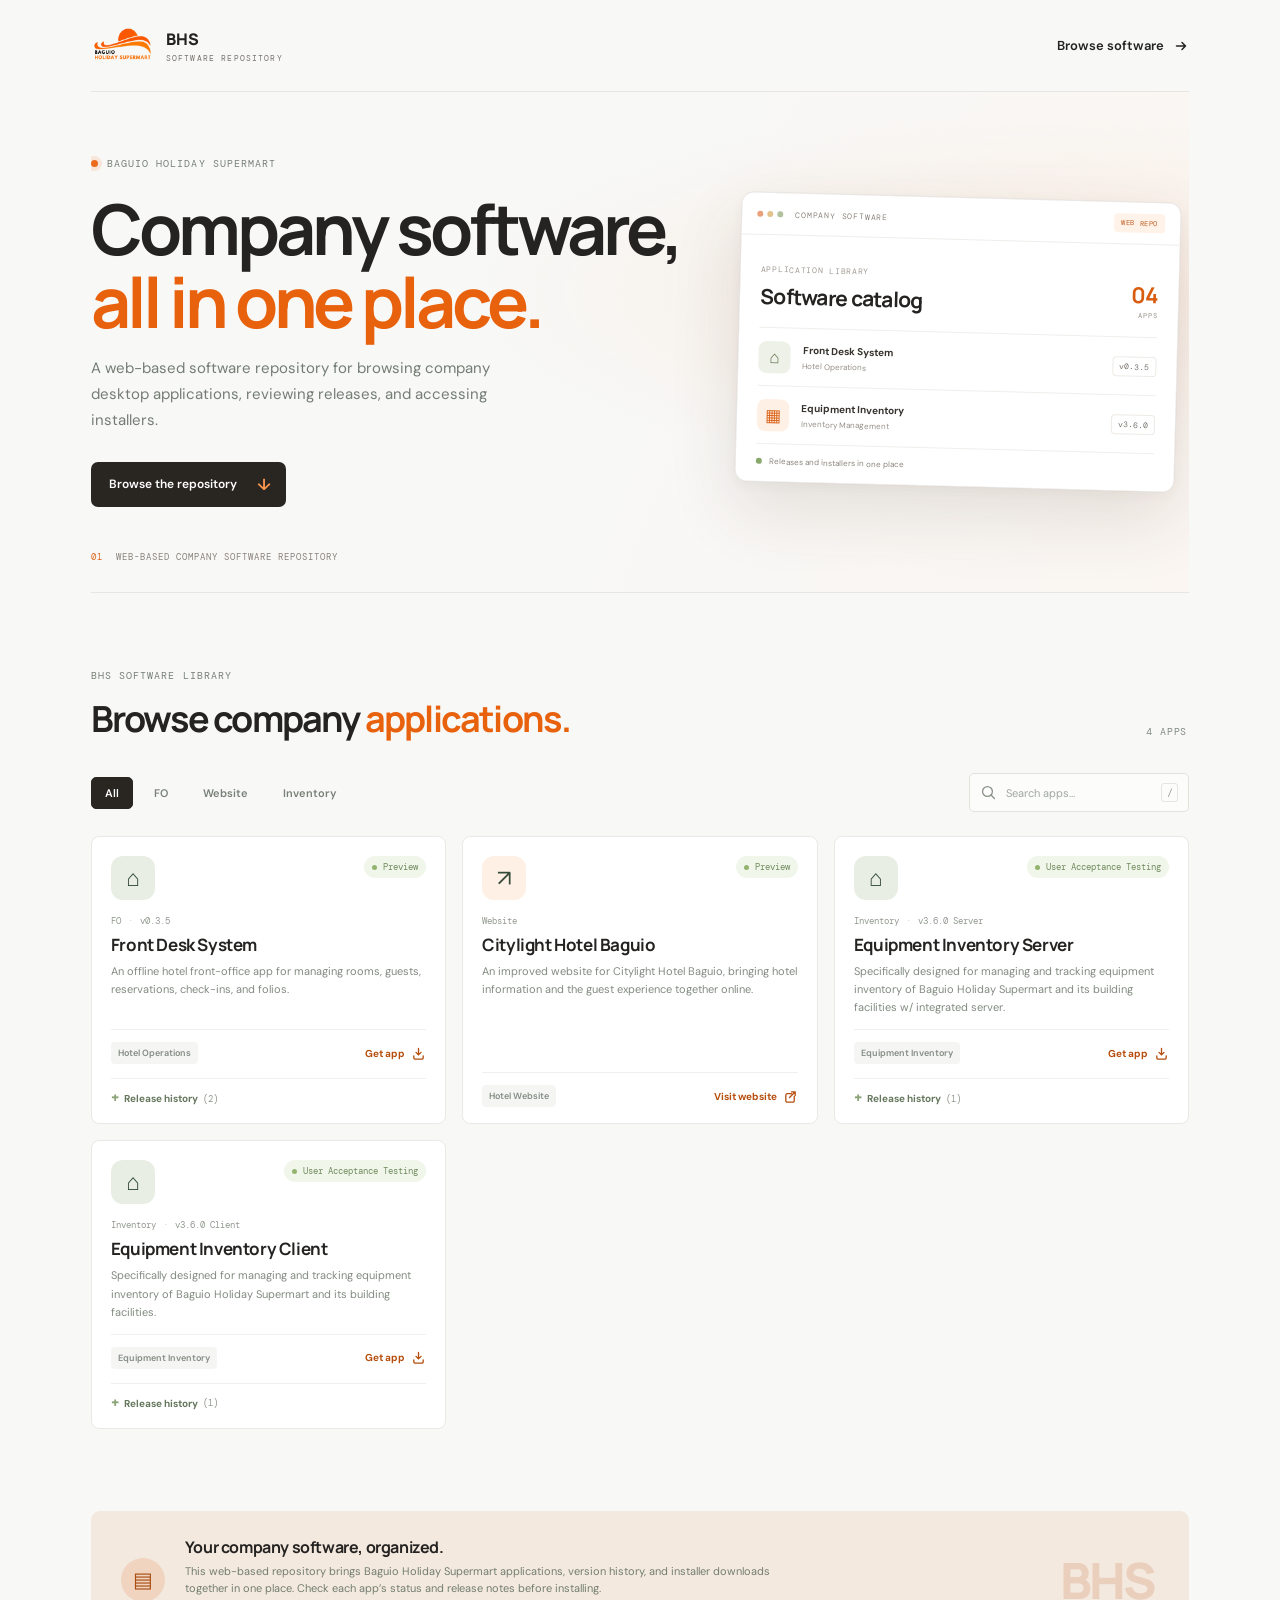
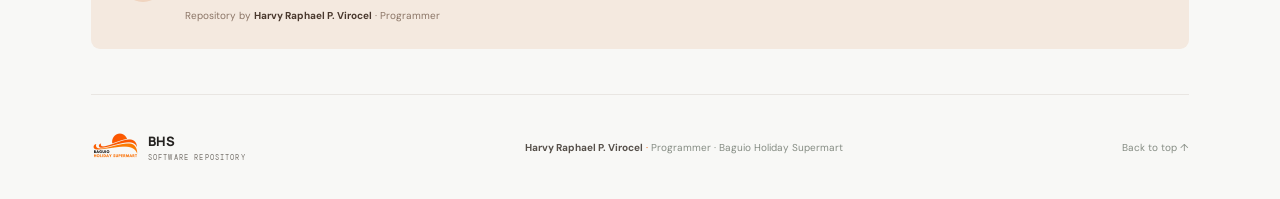
<file: index.html>
<!doctype html>
<html lang="en">
  <head>
    <meta charset="utf-8">
    <meta name="viewport" content="width=device-width, initial-scale=1">
    <meta name="theme-color" content="#f8f8f6">
    <meta
      name="description"
      content="The Baguio Holiday Supermart web-based software repository. Browse desktop applications, releases, and installers."
    >
    <title>Software Repository — Baguio Holiday Supermart</title>
    <link rel="preconnect" href="https://fonts.googleapis.com">
    <link rel="preconnect" href="https://fonts.gstatic.com" crossorigin>
    <link
      href="https://fonts.googleapis.com/css2?family=DM+Mono:wght@400;500&family=DM+Sans:wght@400;500;600;700&family=Manrope:wght@400;500;600;700;800&display=swap"
      rel="stylesheet"
    >
    <link rel="stylesheet" href="styles.css">
    <script src="apps.js" defer></script>
    <script src="script.js" defer></script>
  </head>
  <body id="top">
    <div class="site-shell">
      <header class="topbar">
        <a class="brand" href="./" aria-label="Baguio Holiday Supermart Software Repository home">
          <img class="brand-logo" src="./assets/bhs-logo.png" alt="Baguio Holiday Supermart">
          <span class="brand-copy">
            <strong>BHS</strong>
            <span>SOFTWARE REPOSITORY</span>
          </span>
        </a>
        <a class="topbar-link" href="#apps">
          Browse software
          <svg aria-hidden="true" viewBox="0 0 16 16" fill="none">
            <path d="M3.5 8h9m-3.5-3.5L12.5 8 9 11.5" stroke="currentColor" stroke-width="1.5" stroke-linecap="round" stroke-linejoin="round"></path>
          </svg>
        </a>
      </header>

      <main>
        <section class="hero" aria-labelledby="hero-title">
          <div class="hero-copy">
            <div class="eyebrow"><span class="status-dot"></span> BAGUIO HOLIDAY SUPERMART</div>
            <h1 id="hero-title">Company software,<br><span>all in one place.</span></h1>
            <p class="hero-description">
              A web-based software repository for browsing company desktop applications, reviewing releases, and accessing installers.
            </p>
            <a class="hero-cta" href="#apps">
              Browse the repository
              <span aria-hidden="true">↓</span>
            </a>
          </div>
          <div class="repository-visual" aria-label="Company software repository preview">
            <div class="repository-window">
              <div class="repository-window-bar">
                <span class="window-dots" aria-hidden="true"><i></i><i></i><i></i></span>
                <span>COMPANY SOFTWARE</span>
                <span class="repository-lock" aria-label="Web-based repository">WEB REPO</span>
              </div>
              <div class="repository-window-body">
                <div class="repository-window-heading">
                  <div>
                    <span class="window-kicker">APPLICATION LIBRARY</span>
                    <h2>Software catalog</h2>
                  </div>
                  <span class="library-count"><strong id="hero-app-count">03</strong><small>APPS</small></span>
                </div>
                <div class="repository-app-row">
                  <span class="repository-app-icon">⌂</span>
                  <span><strong>Front Desk System</strong><small>Hotel Operations</small></span>
                  <span class="repository-version">v0.3.5</span>
                </div>
                <div class="repository-app-row">
                  <span class="repository-app-icon orange-icon">▦</span>
                  <span><strong>Equipment Inventory</strong><small>Inventory Management</small></span>
                  <span class="repository-version">v3.6.0</span>
                </div>
                <div class="repository-window-foot"><span></span> Releases and installers in one place</div>
              </div>
            </div>
          </div>
          <div class="hero-note"><span>01</span><span>WEB-BASED COMPANY SOFTWARE REPOSITORY</span></div>
        </section>

        <section class="collection" id="apps" aria-labelledby="collection-title">
          <div class="section-heading">
            <div>
              <div class="eyebrow section-eyebrow">BHS SOFTWARE LIBRARY</div>
              <h2 id="collection-title">Browse company <span>applications.</span></h2>
            </div>
            <p class="collection-count" id="app-count" aria-live="polite"></p>
          </div>

          <div class="toolbar">
              <div class="filters" id="filters" aria-label="Filter apps by category"></div>
            <label class="search-box">
              <svg aria-hidden="true" viewBox="0 0 20 20" fill="none">
                <circle cx="8.8" cy="8.8" r="5.8" stroke="currentColor" stroke-width="1.5"></circle>
                <path d="m13 13 4 4" stroke="currentColor" stroke-width="1.5" stroke-linecap="round"></path>
              </svg>
              <span class="visually-hidden">Search apps</span>
              <input id="search" type="search" placeholder="Search apps..." autocomplete="off">
              <kbd>/</kbd>
            </label>
          </div>

          <div class="app-grid" id="app-grid" aria-live="polite"></div>
        </section>

        <section class="about-strip" aria-label="About the software repository">
          <div class="about-icon" aria-hidden="true">▤</div>
          <div>
            <h2>Your company software, organized.</h2>
            <p>This web-based repository brings Baguio Holiday Supermart applications, version history, and installer downloads together in one place. Check each app’s status and release notes before installing.</p>
            <p class="maintainer-credit">Repository by <strong>Harvy Raphael P. Virocel</strong> · Programmer</p>
          </div>
          <span class="about-decoration" aria-hidden="true">BHS</span>
        </section>
      </main>

      <footer class="footer">
        <a class="brand footer-brand" href="./" aria-label="Baguio Holiday Supermart Software Repository home">
          <img class="brand-logo" src="./assets/bhs-logo.png" alt="Baguio Holiday Supermart">
          <span class="brand-copy">
            <strong>BHS</strong>
            <span>SOFTWARE REPOSITORY</span>
          </span>
        </a>
        <p><strong>Harvy Raphael P. Virocel</strong> <span aria-hidden="true">·</span> Programmer · Baguio Holiday Supermart</p>
        <a class="back-to-top" href="#top">Back to top ↑</a>
      </footer>
    </div>
  </body>
</html>
</file>
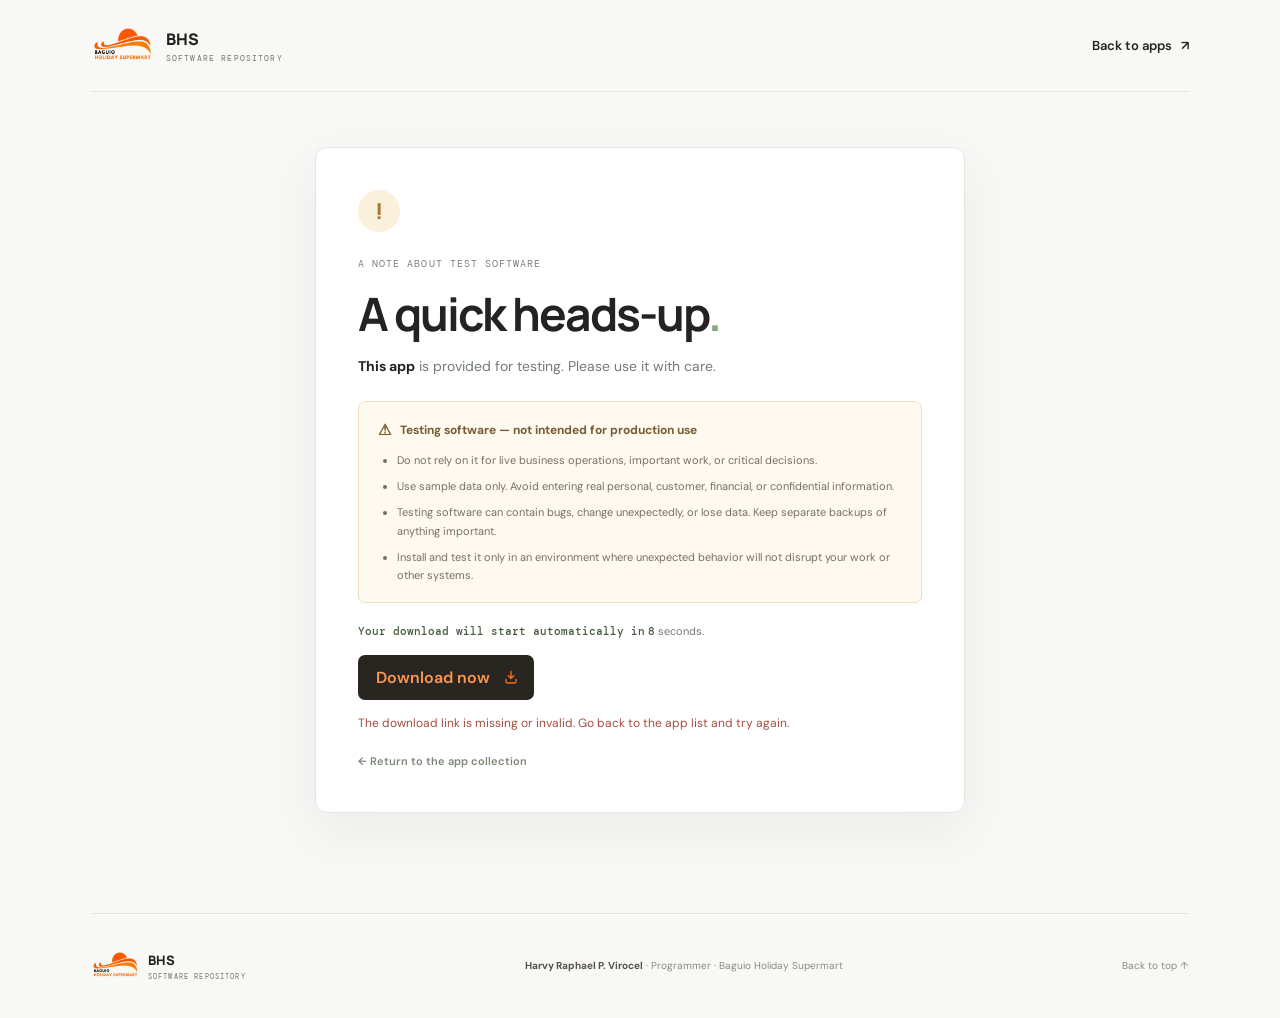
<file: download.html>
<!doctype html>
<html lang="en">
  <head>
    <meta charset="utf-8">
    <meta name="viewport" content="width=device-width, initial-scale=1">
    <meta name="theme-color" content="#f8f8f6">
    <meta name="robots" content="noindex">
    <title>Before you download — BHS Software Repository</title>
    <link rel="preconnect" href="https://fonts.googleapis.com">
    <link rel="preconnect" href="https://fonts.gstatic.com" crossorigin>
    <link
      href="https://fonts.googleapis.com/css2?family=DM+Mono:wght@400;500&family=DM+Sans:wght@400;500;600;700&family=Manrope:wght@400;500;600;700;800&display=swap"
      rel="stylesheet"
    >
    <link rel="stylesheet" href="styles.css">
    <script src="access-config.js" defer></script>
    <script src="download.js" defer></script>
  </head>
  <body id="top" class="download-page">
    <div class="site-shell">
      <header class="topbar">
        <a class="brand" href="./" aria-label="Baguio Holiday Supermart Software Repository home">
          <img class="brand-logo" src="./assets/bhs-logo.png" alt="Baguio Holiday Supermart">
          <span class="brand-copy">
            <strong>BHS</strong>
            <span>SOFTWARE REPOSITORY</span>
          </span>
        </a>
        <a class="topbar-link" href="./">Back to apps <span aria-hidden="true">↗</span></a>
      </header>

      <main class="download-main">
        <section class="reminder-card" aria-labelledby="reminder-title">
          <div class="reminder-icon" aria-hidden="true">!</div>
          <div class="eyebrow section-eyebrow">A NOTE ABOUT TEST SOFTWARE</div>
          <h1 id="reminder-title">A quick heads-up<span>.</span></h1>
          <p class="reminder-intro">
            <strong id="app-name">This app</strong> is provided for testing. Please use it with care.
          </p>

          <div class="testing-notice">
            <div class="notice-title"><span aria-hidden="true">⚠</span> Testing software — not intended for production use</div>
            <ul>
              <li>Do not rely on it for live business operations, important work, or critical decisions.</li>
              <li>Use sample data only. Avoid entering real personal, customer, financial, or confidential information.</li>
              <li>Testing software can contain bugs, change unexpectedly, or lose data. Keep separate backups of anything important.</li>
              <li>Install and test it only in an environment where unexpected behavior will not disrupt your work or other systems.</li>
            </ul>
          </div>

          <form class="access-form" id="access-form">
            <label for="access-password">Enter the download access password</label>
            <div class="access-input-row">
              <input id="access-password" name="password" type="password" autocomplete="current-password" required>
              <button class="hero-cta access-submit" type="submit">Continue</button>
            </div>
            <p class="access-feedback" id="access-feedback" role="status" aria-live="polite"></p>
          </form>

          <div class="download-unlocked" id="download-unlocked" hidden>
          <p class="download-status" id="download-status" role="status" aria-live="polite">
            <span id="countdown-intro">Your download will start automatically in</span>
            <span id="countdown">8</span> seconds.
          </p>
          <div class="download-actions">
            <a class="hero-cta download-now" id="download-now" href="#">
              <span id="continue-label">Download now</span>
              <svg aria-hidden="true" viewBox="0 0 16 16" fill="none">
                <path d="M8 2.5v7m0 0 2.7-2.7M8 9.5 5.3 6.8M3 10.5v2A1.5 1.5 0 0 0 4.5 14h7a1.5 1.5 0 0 0 1.5-1.5v-2" stroke="currentColor" stroke-width="1.4" stroke-linecap="round" stroke-linejoin="round"></path>
              </svg>
            </a>
            <button class="cancel-download" id="cancel-download" type="button">Cancel automatic download</button>
          </div>
          <p class="download-error" id="download-error" role="alert" hidden>
            The download link is missing or invalid. Go back to the app list and try again.
          </p>
          </div>
          <a class="return-link" href="./">← Return to the app collection</a>
        </section>
      </main>

      <footer class="footer">
        <a class="brand footer-brand" href="./" aria-label="Baguio Holiday Supermart Software Repository home">
          <img class="brand-logo" src="./assets/bhs-logo.png" alt="Baguio Holiday Supermart">
          <span class="brand-copy">
            <strong>BHS</strong>
            <span>SOFTWARE REPOSITORY</span>
          </span>
        </a>
        <p><strong>Harvy Raphael P. Virocel</strong> <span aria-hidden="true">·</span> Programmer · Baguio Holiday Supermart</p>
        <a class="back-to-top" href="#top">Back to top ↑</a>
      </footer>
    </div>
  </body>
</html>
</file>
<file: styles.css>
:root {
  color-scheme: light;
  --ink: #202a24;
  --muted: #788078;
  --paper: #f5f6f2;
  --card: #fff;
  --line: #e5e9e1;
  --green: #b6f36a;
  --deep-green: #314735;
  --mono: "DM Mono", monospace;
  --sans: "DM Sans", sans-serif;
  --display: "Manrope", sans-serif;
}

* {
  box-sizing: border-box;
}

html {
  scroll-behavior: smooth;
}

body {
  margin: 0;
  background: var(--paper);
  color: var(--ink);
  font-family: var(--sans);
  -webkit-font-smoothing: antialiased;
}

a {
  color: inherit;
  text-decoration: none;
}

button,
input {
  font: inherit;
}

.site-shell {
  max-width: 1440px;
  margin: 0 auto;
  padding: 0 7.1%;
}

.topbar {
  height: 88px;
  display: flex;
  align-items: center;
  justify-content: space-between;
  border-bottom: 1px solid rgba(32, 42, 36, 0.08);
}

.brand {
  display: inline-flex;
  align-items: center;
  gap: 10px;
  font-family: var(--display);
  font-size: 18px;
  font-weight: 800;
  letter-spacing: -0.8px;
}

.brand-mark {
  width: 30px;
  height: 30px;
  color: var(--ink);
}

.brand-mark svg {
  display: block;
  width: 100%;
  height: 100%;
}

.brand-period {
  color: #789a56;
}

.topbar-link {
  display: inline-flex;
  align-items: center;
  gap: 9px;
  font-size: 13px;
  font-weight: 600;
  transition: color 160ms ease;
}

.topbar-link:hover,
.back-to-top:hover {
  color: #668747;
}

.topbar-link svg {
  width: 16px;
  height: 16px;
}

.hero {
  position: relative;
  min-height: 492px;
  display: flex;
  align-items: center;
  overflow: hidden;
}

.hero-copy {
  position: relative;
  z-index: 1;
  width: 55%;
  padding: 54px 0 76px;
}

.eyebrow {
  display: flex;
  align-items: center;
  gap: 9px;
  color: #778077;
  font-family: var(--mono);
  font-size: 10px;
  letter-spacing: 1.05px;
  text-transform: uppercase;
}

.status-dot {
  width: 7px;
  height: 7px;
  border-radius: 50%;
  background: #8eb866;
  box-shadow: 0 0 0 4px rgba(142, 184, 102, 0.13);
}

h1,
h2,
h3,
p {
  margin-top: 0;
}

.hero h1 {
  margin: 22px 0 17px;
  font-family: var(--display);
  font-size: clamp(48px, 6vw, 76px);
  font-weight: 700;
  letter-spacing: -5px;
  line-height: 1.04;
}

.hero h1 span {
  color: #8da77d;
}

.hero-description {
  max-width: 405px;
  margin-bottom: 28px;
  color: #747d74;
  font-size: 15px;
  line-height: 1.75;
}

.hero-cta {
  display: inline-flex;
  align-items: center;
  gap: 20px;
  padding: 12px 15px 12px 18px;
  border-radius: 7px;
  background: var(--ink);
  color: white;
  font-size: 12px;
  font-weight: 600;
  transition: transform 160ms ease, background 160ms ease;
}

.hero-cta:hover {
  transform: translateY(-2px);
  background: #38453b;
}

.hero-cta span {
  color: var(--green);
  font-size: 16px;
}

.hero-art {
  position: absolute;
  top: 36px;
  right: 1%;
  width: min(43%, 475px);
  aspect-ratio: 1;
  display: grid;
  place-items: center;
}

.orbit {
  position: absolute;
  border: 1px solid rgba(125, 151, 113, 0.2);
  border-radius: 50%;
}

.orbit-one {
  width: 87%;
  height: 87%;
}

.orbit-two {
  width: 68%;
  height: 68%;
}

.orbit-three {
  width: 49%;
  height: 49%;
  background: rgba(229, 236, 223, 0.45);
}

.orbit-center {
  position: relative;
  z-index: 1;
  width: 42%;
  filter: drop-shadow(0 18px 18px rgba(34, 48, 36, 0.13));
  transform: rotate(-8deg);
}

.orbit-center svg {
  display: block;
  width: 100%;
}

.art-spark {
  position: absolute;
  color: #91ad7d;
}

.spark-one {
  top: 13%;
  right: 18%;
  font-size: 26px;
}

.spark-two {
  bottom: 20%;
  left: 14%;
  color: #d09c63;
  font-size: 21px;
}

.art-label {
  position: absolute;
  right: 0;
  bottom: 18%;
  color: #8b9388;
  font-family: var(--mono);
  font-size: 9px;
  letter-spacing: 0.5px;
  transform: rotate(-7deg);
}

.hero-note {
  position: absolute;
  right: 0;
  bottom: 29px;
  left: 0;
  display: flex;
  gap: 13px;
  color: #959b92;
  font-family: var(--mono);
  font-size: 9px;
  letter-spacing: 1px;
}

.hero-note span:first-child {
  color: #9bad8c;
}

.collection {
  padding: 76px 0 82px;
  border-top: 1px solid rgba(32, 42, 36, 0.09);
}

.section-heading {
  display: flex;
  align-items: flex-end;
  justify-content: space-between;
  margin-bottom: 30px;
}

.section-eyebrow {
  margin-bottom: 12px;
}

.section-heading h2 {
  margin: 0;
  font-family: var(--display);
  font-size: clamp(27px, 3vw, 36px);
  font-weight: 700;
  letter-spacing: -1.8px;
}

.section-heading h2 span {
  color: #8da77d;
}

.collection-count {
  margin: 0 2px 5px 0;
  color: #828a81;
  font-family: var(--mono);
  font-size: 10px;
  letter-spacing: 0.8px;
}

.toolbar {
  display: flex;
  align-items: center;
  justify-content: space-between;
  gap: 20px;
  margin-bottom: 24px;
}

.filters {
  display: flex;
  flex-wrap: wrap;
  gap: 7px;
}

.filter-button {
  padding: 8px 13px;
  border: 1px solid transparent;
  border-radius: 5px;
  background: transparent;
  color: #798078;
  cursor: pointer;
  font-size: 11px;
  font-weight: 600;
  transition: background 150ms ease, color 150ms ease, border-color 150ms ease;
}

.filter-button:hover {
  color: var(--ink);
}

.filter-button.is-active {
  border-color: var(--ink);
  background: var(--ink);
  color: white;
}

.search-box {
  width: 220px;
  min-width: 180px;
  height: 39px;
  display: flex;
  align-items: center;
  gap: 9px;
  padding: 0 10px;
  border: 1px solid #e0e5dc;
  border-radius: 5px;
  background: rgba(255, 255, 255, 0.62);
  color: #899187;
}

.search-box:focus-within {
  border-color: #a9bb9b;
  box-shadow: 0 0 0 3px rgba(142, 184, 102, 0.1);
}

.search-box svg {
  width: 17px;
  height: 17px;
  flex: 0 0 auto;
}

.search-box input {
  width: 100%;
  min-width: 0;
  padding: 0;
  border: 0;
  outline: 0;
  background: transparent;
  color: var(--ink);
  font-size: 11px;
}

.search-box input::placeholder {
  color: #a0a69f;
}

.search-box kbd {
  display: grid;
  width: 17px;
  height: 19px;
  flex: 0 0 auto;
  place-items: center;
  border: 1px solid #e3e7e0;
  border-radius: 3px;
  color: #9aa197;
  font-family: var(--mono);
  font-size: 10px;
}

.app-grid {
  display: grid;
  grid-template-columns: repeat(3, minmax(0, 1fr));
  gap: 16px;
}

.app-card {
  min-height: 242px;
  display: flex;
  flex-direction: column;
  padding: 19px 19px 16px;
  border: 1px solid #e8ebe5;
  border-radius: 8px;
  background: var(--card);
  transition: transform 180ms ease, box-shadow 180ms ease, border-color 180ms ease;
}

.release-history {
  margin-top: 14px;
  padding-top: 11px;
  border-top: 1px solid #eff1ed;
}

.release-history summary {
  display: flex;
  width: fit-content;
  align-items: center;
  gap: 5px;
  color: #65775d;
  cursor: pointer;
  font-size: 10px;
  font-weight: 700;
  list-style: none;
}

.release-history summary::-webkit-details-marker {
  display: none;
}

.release-history summary::before {
  content: "+";
  color: #8ba477;
  font-family: var(--mono);
  font-size: 13px;
}

.release-history[open] summary::before {
  content: "−";
}

.release-history summary span {
  color: #90988e;
  font-family: var(--mono);
  font-size: 9px;
  font-weight: 400;
}

.release-history ol {
  display: grid;
  gap: 0;
  margin: 7px 0 0;
  padding: 0;
  list-style: none;
}

.release-entry {
  padding: 10px 0;
  border-top: 1px solid #f0f2ee;
}

.release-heading {
  display: flex;
  align-items: center;
  gap: 8px;
  color: #465244;
  font-family: var(--mono);
  font-size: 10px;
}

.release-heading time {
  margin-left: auto;
  color: #929990;
  font-size: 9px;
}

.latest-badge {
  padding: 3px 5px;
  border-radius: 3px;
  background: #eef5e8;
  color: #6f8d59;
  font-size: 8px;
}

.release-notes {
  display: grid;
  gap: 4px;
  margin: 7px 0 0;
  padding-left: 14px;
  color: #828a81;
  font-size: 10px;
  line-height: 1.5;
}

.release-download,
.release-unavailable {
  display: inline-block;
  margin-top: 7px;
  font-size: 9px;
  font-weight: 700;
}

.release-download {
  color: #536b46;
}

.release-download:hover {
  color: #789d55;
}

.release-unavailable {
  color: #a3aaa1;
}

.app-card:hover {
  transform: translateY(-3px);
  border-color: #d9e1d2;
  box-shadow: 0 12px 28px rgba(39, 54, 40, 0.06);
}

.card-topline {
  display: flex;
  align-items: flex-start;
  justify-content: space-between;
}

.app-icon {
  width: 44px;
  height: 44px;
  display: grid;
  place-items: center;
  border-radius: 12px;
  background: var(--icon-bg);
  color: #364c3a;
  font-size: 23px;
}

.app-status {
  display: inline-flex;
  align-items: center;
  gap: 6px;
  padding: 5px 8px;
  border-radius: 20px;
  background: #f1f6eb;
  color: #708b5d;
  font-family: var(--mono);
  font-size: 9px;
}

.app-status span {
  width: 5px;
  height: 5px;
  border-radius: 50%;
  background: #93b46f;
}

.app-status.status-progress {
  background: #fbf3e7;
  color: #aa8755;
}

.app-status.status-progress span {
  background: #d7a75f;
}

.card-content {
  flex: 1;
  padding-top: 15px;
}

.app-meta {
  display: flex;
  align-items: center;
  gap: 7px;
  margin-bottom: 6px;
  color: #929990;
  font-family: var(--mono);
  font-size: 9px;
}

.meta-divider {
  color: #c1c7bf;
}

.card-content h3 {
  margin-bottom: 6px;
  font-family: var(--display);
  font-size: 17px;
  font-weight: 700;
  letter-spacing: -0.4px;
}

.card-content p {
  margin-bottom: 13px;
  color: #828a81;
  font-size: 11px;
  line-height: 1.65;
}

.card-bottom {
  display: flex;
  align-items: center;
  justify-content: space-between;
  padding-top: 12px;
  border-top: 1px solid #eff1ed;
}

.app-category {
  padding: 5px 7px;
  border-radius: 4px;
  background: #f5f6f3;
  color: #848b83;
  font-size: 9px;
  font-weight: 600;
}

.download-link {
  display: inline-flex;
  align-items: center;
  gap: 6px;
  color: #465b3e;
  font-size: 10px;
  font-weight: 700;
  transition: color 150ms ease;
}

.download-link:hover {
  color: #789d55;
}

.download-link svg {
  width: 15px;
  height: 15px;
}

.download-link.link-disabled {
  color: #adb3ab;
  cursor: default;
}

.empty-state {
  grid-column: 1 / -1;
  min-height: 235px;
  display: flex;
  flex-direction: column;
  align-items: center;
  justify-content: center;
  border: 1px dashed #d8dfd3;
  border-radius: 8px;
  background: rgba(255, 255, 255, 0.45);
  text-align: center;
}

.empty-state > span {
  margin-bottom: 10px;
  color: #91a77e;
  font-size: 25px;
}

.empty-state h3 {
  margin-bottom: 7px;
  font-family: var(--display);
  font-size: 16px;
  letter-spacing: -0.4px;
}

.empty-state p {
  margin-bottom: 0;
  color: #858d83;
  font-size: 11px;
}

.empty-state code {
  padding: 2px 5px;
  border-radius: 3px;
  background: #ebefe8;
  color: #506447;
  font-family: var(--mono);
  font-size: 10px;
}

.about-strip {
  position: relative;
  min-height: 130px;
  display: flex;
  align-items: center;
  gap: 20px;
  overflow: hidden;
  padding: 25px 30px;
  border-radius: 9px;
  background: #e9eee4;
}

.about-icon {
  width: 44px;
  height: 44px;
  display: grid;
  flex: 0 0 auto;
  place-items: center;
  border-radius: 50%;
  background: #d6e2cb;
  color: #668252;
  font-size: 21px;
}

.about-strip h2 {
  margin-bottom: 5px;
  font-family: var(--display);
  font-size: 16px;
  letter-spacing: -0.4px;
}

.about-strip p {
  max-width: 530px;
  margin-bottom: 0;
  color: #727d70;
  font-size: 11px;
  line-height: 1.6;
}

.about-decoration {
  position: absolute;
  right: 35px;
  color: rgba(131, 158, 112, 0.28);
  font-size: 83px;
}

.footer {
  min-height: 105px;
  display: flex;
  align-items: center;
  justify-content: space-between;
  margin-top: 45px;
  border-top: 1px solid rgba(32, 42, 36, 0.09);
}

.footer-brand {
  gap: 8px;
  font-size: 14px;
}

.footer-brand .brand-mark {
  width: 24px;
  height: 24px;
}

.footer p,
.back-to-top {
  margin: 0;
  color: #858c83;
  font-size: 10px;
}

.footer p span {
  color: #8da77d;
}

.back-to-top {
  transition: color 160ms ease;
}

.visually-hidden {
  position: absolute;
  width: 1px;
  height: 1px;
  overflow: hidden;
  clip: rect(0, 0, 0, 0);
  white-space: nowrap;
  clip-path: inset(50%);
}

@media (max-width: 900px) {
  .site-shell {
    padding: 0 5%;
  }

  .hero {
    min-height: 420px;
  }

  .hero-copy {
    width: 59%;
  }

  .hero-art {
    right: -4%;
    width: 44%;
  }

  .app-grid {
    grid-template-columns: repeat(2, minmax(0, 1fr));
  }
}

@media (max-width: 620px) {
  .site-shell {
    padding: 0 22px;
  }

  .topbar {
    height: 70px;
  }

  .hero {
    min-height: 0;
    display: block;
    padding: 52px 0 45px;
  }

  .hero-copy {
    width: 100%;
    padding: 0;
  }

  .hero h1 {
    margin-top: 20px;
    font-size: clamp(49px, 13vw, 68px);
    letter-spacing: -3.7px;
  }

  .hero-description {
    max-width: 340px;
    font-size: 14px;
  }

  .hero-art {
    position: relative;
    top: auto;
    right: auto;
    width: min(76%, 315px);
    margin: 8px auto -3px;
  }

  .art-label {
    right: -9%;
  }

  .hero-note {
    bottom: 13px;
  }

  .collection {
    padding: 58px 0 60px;
  }

  .section-heading {
    align-items: flex-start;
    gap: 10px;
    margin-bottom: 22px;
  }

  .section-heading h2 {
    max-width: 255px;
    font-size: 29px;
  }

  .collection-count {
    margin-top: 22px;
    font-size: 9px;
  }

  .toolbar {
    align-items: stretch;
    flex-direction: column-reverse;
    gap: 11px;
    margin-bottom: 18px;
  }

  .search-box {
    width: 100%;
  }

  .filters {
    gap: 2px;
  }

  .filter-button {
    padding: 8px 10px;
  }

  .app-grid {
    grid-template-columns: 1fr;
    gap: 11px;
  }

  .app-card {
    min-height: 228px;
  }

  .about-strip {
    align-items: flex-start;
    gap: 13px;
    padding: 22px 18px;
  }

  .about-icon {
    width: 36px;
    height: 36px;
    font-size: 18px;
  }

  .about-strip h2 {
    font-size: 14px;
  }

  .about-decoration {
    right: -18px;
    bottom: -28px;
    font-size: 65px;
  }

  .footer {
    min-height: 94px;
    margin-top: 30px;
  }

  .footer p {
    display: none;
  }
}

@media (prefers-reduced-motion: reduce) {
  *,
  *::before,
  *::after {
    scroll-behavior: auto !important;
    transition-duration: 0.01ms !important;
    animation-duration: 0.01ms !important;
    animation-iteration-count: 1 !important;
  }
}

:root {
  --ink: #252321;
  --muted: #77736e;
  --paper: #f8f8f6;
  --line: #e8e5e1;
  --green: #f36b16;
  --deep-green: #d9580b;
}

.topbar {
  height: 92px;
  border-color: #e9e6e2;
}

.brand {
  gap: 13px;
}

.brand-logo {
  width: 62px;
  height: 62px;
  flex: 0 0 auto;
  object-fit: contain;
}

.brand-copy {
  display: grid;
  gap: 3px;
}

.brand-copy strong {
  font-family: var(--display);
  font-size: 16px;
  font-weight: 800;
  letter-spacing: 0.2px;
}

.brand-copy > span {
  color: #78736d;
  font-family: var(--mono);
  font-size: 8px;
  font-weight: 400;
  letter-spacing: 1.15px;
}

.brand-period,
.hero h1 span,
.section-heading h2 span {
  color: #e8610d;
}

.topbar-link:hover,
.back-to-top:hover {
  color: #dc5c0c;
}

.hero {
  min-height: 500px;
  background:
    radial-gradient(ellipse at 86% 40%, rgba(246, 222, 205, 0.45), transparent 42%),
    linear-gradient(110deg, transparent 48%, rgba(252, 245, 240, 0.7));
}

.hero-copy {
  width: 56%;
  padding: 58px 0 78px;
}

.status-dot {
  background: #ec6a1c;
  box-shadow: 0 0 0 4px rgba(236, 106, 28, 0.13);
}

.hero h1 {
  font-size: clamp(46px, 5.7vw, 70px);
  letter-spacing: -4px;
}

.hero-description {
  max-width: 430px;
}

.hero-cta {
  background: #292622;
}

.hero-cta:hover {
  background: #4b382c;
}

.hero-cta span {
  color: #ff974f;
}

.repository-visual {
  position: absolute;
  top: 50%;
  right: 1%;
  width: 41%;
  max-width: 440px;
  transform: translateY(-50%);
}

.repository-window {
  overflow: hidden;
  border: 1px solid rgba(62, 50, 41, 0.11);
  border-radius: 12px;
  background: #fff;
  box-shadow: 0 28px 70px rgba(72, 47, 30, 0.12), 0 4px 12px rgba(72, 47, 30, 0.04);
  transform: rotate(1.5deg);
}

.repository-window-bar {
  min-height: 42px;
  display: flex;
  align-items: center;
  gap: 12px;
  padding: 0 15px;
  border-bottom: 1px solid #f0edea;
  color: #8c857e;
  font-family: var(--mono);
  font-size: 8px;
  letter-spacing: 0.8px;
}

.window-dots {
  display: flex;
  gap: 4px;
}

.window-dots i {
  width: 6px;
  height: 6px;
  border-radius: 50%;
  background: #e9a17b;
}

.window-dots i:nth-child(2) {
  background: #e4c28c;
}

.window-dots i:nth-child(3) {
  background: #b3c29e;
}

.repository-lock {
  margin-left: auto;
  padding: 5px 7px;
  border-radius: 4px;
  background: #fff2e9;
  color: #bb5a1b;
  font-size: 7px;
  letter-spacing: 0.6px;
}

.repository-window-body {
  padding: 21px 20px 15px;
}

.repository-window-heading {
  display: flex;
  align-items: flex-end;
  justify-content: space-between;
  margin-bottom: 17px;
}

.window-kicker {
  color: #a09a93;
  font-family: var(--mono);
  font-size: 8px;
  letter-spacing: 0.7px;
}

.repository-window-heading h2 {
  margin: 5px 0 0;
  font-family: var(--display);
  font-size: 21px;
  letter-spacing: -0.7px;
}

.library-count {
  display: grid;
  justify-items: end;
  gap: 1px;
  color: #d85d10;
}

.library-count strong {
  font-family: var(--display);
  font-size: 22px;
}

.library-count small {
  color: #969089;
  font-family: var(--mono);
  font-size: 7px;
  letter-spacing: 0.8px;
}

.repository-app-row {
  min-height: 58px;
  display: grid;
  grid-template-columns: 34px minmax(0, 1fr) auto;
  align-items: center;
  gap: 10px;
  border-top: 1px solid #f1eeeb;
}

.repository-app-icon {
  width: 32px;
  height: 32px;
  display: grid;
  place-items: center;
  border-radius: 8px;
  background: #edf1e8;
  color: #5e7450;
  font-size: 17px;
}

.repository-app-icon.orange-icon {
  background: #fff0e5;
  color: #d96319;
}

.repository-app-row > span:nth-child(2) {
  display: grid;
  gap: 4px;
  min-width: 0;
}

.repository-app-row strong {
  overflow: hidden;
  color: #37332f;
  font-size: 10px;
  text-overflow: ellipsis;
  white-space: nowrap;
}

.repository-app-row small {
  color: #969089;
  font-size: 8px;
}

.repository-version {
  padding: 4px 6px;
  border: 1px solid #eeeae6;
  border-radius: 4px;
  color: #79736d;
  font-family: var(--mono);
  font-size: 8px;
}

.repository-window-foot {
  display: flex;
  align-items: center;
  gap: 7px;
  padding-top: 12px;
  border-top: 1px solid #f1eeeb;
  color: #8b857e;
  font-size: 8px;
}

.repository-window-foot span {
  width: 6px;
  height: 6px;
  border-radius: 50%;
  background: #89a86c;
}

.hero-note {
  color: #89827b;
}

.hero-note span:first-child {
  color: #df681d;
}

.collection {
  border-color: #e9e6e2;
}

.section-heading h2 span {
  color: #e8610d;
}

.filter-button.is-active {
  border-color: #292622;
  background: #292622;
}

.filter-button:focus-visible,
.download-link:focus-visible,
.release-history summary:focus-visible,
.search-box:focus-within {
  outline-color: #ed8a4d;
}

.app-card:hover {
  border-color: #ead2c2;
  box-shadow: 0 12px 28px rgba(90, 58, 36, 0.08);
}

.download-link,
.release-download {
  color: #b64d0d;
}

.download-link:hover,
.release-download:hover {
  color: #e46a1d;
}

.app-status {
  background: #f1f6eb;
  color: #708b5d;
}

.app-status.status-progress {
  background: #fff2e8;
  color: #b65a20;
}

.app-status.status-progress span {
  background: #e2813d;
}

.about-strip {
  background: #f4e9df;
}

.about-icon {
  background: #f0d4bf;
  color: #a94d13;
}

.about-strip p {
  max-width: 610px;
}

.about-strip .maintainer-credit {
  margin-top: 10px;
  color: #8b7566;
  font-size: 10px;
}

.maintainer-credit strong {
  color: #49382d;
  font-weight: 700;
}

.about-decoration {
  color: rgba(196, 104, 48, 0.2);
  font-family: var(--display);
  font-size: 50px;
  font-weight: 800;
  letter-spacing: -3px;
}

.footer {
  border-color: #e9e6e2;
}

.footer-brand {
  gap: 9px;
}

.footer-brand .brand-logo {
  width: 48px;
  height: 48px;
}

.footer-brand .brand-copy strong {
  font-size: 13px;
}

.footer-brand .brand-copy > span {
  font-size: 7px;
}

.footer p strong {
  color: #56504a;
  font-weight: 700;
}

.footer p span {
  color: #e8610d;
}

.reminder-icon {
  background: #fff0e5;
  color: #b65315;
}

.reminder-card h1 span {
  color: #e8610d;
}

.download-now {
  background: #292622;
}

.download-now:hover {
  background: #4b382c;
}

.download-now svg {
  color: #ff974f;
}

.return-link:hover {
  color: #bd5311;
}

@media (max-width: 900px) {
  .hero {
    min-height: 450px;
  }

  .hero-copy {
    width: 56%;
  }

  .repository-visual {
    right: -1%;
    width: 42%;
  }
}

@media (max-width: 620px) {
  .topbar {
    height: 76px;
  }

  .brand {
    gap: 9px;
  }

  .brand-logo {
    width: 48px;
    height: 48px;
  }

  .brand-copy strong {
    font-size: 14px;
  }

  .brand-copy > span {
    font-size: 7px;
  }

  .topbar-link {
    gap: 5px;
    font-size: 11px;
  }

  .hero {
    display: block;
    min-height: 0;
    padding: 42px 0 57px;
    overflow: visible;
  }

  .hero-copy {
    width: 100%;
  }

  .hero h1 {
    font-size: clamp(41px, 11vw, 59px);
    letter-spacing: -3px;
  }

  .repository-visual {
    position: relative;
    top: auto;
    right: auto;
    width: 92%;
    max-width: 430px;
    margin: 35px auto 0;
    transform: none;
  }

  .repository-window {
    transform: rotate(0.5deg);
  }

  .hero-note {
    bottom: 19px;
    font-size: 8px;
  }

  .about-strip {
    padding-right: 17px;
  }

  .about-decoration {
    right: -14px;
    bottom: -10px;
    font-size: 37px;
  }

  .footer {
    min-height: 105px;
    flex-wrap: wrap;
    gap: 5px 12px;
    justify-content: space-between;
    padding: 14px 0;
  }

  .footer p {
    display: block;
    width: 100%;
    order: 3;
    font-size: 9px;
  }

  .footer-brand .brand-logo {
    width: 40px;
    height: 40px;
  }

  .footer-brand .brand-copy strong {
    font-size: 12px;
  }

  .footer-brand .brand-copy > span {
    font-size: 6px;
  }
}

.download-main {
  min-height: calc(100vh - 193px);
  display: grid;
  place-items: center;
  padding: 55px 0;
}

.access-form {
  margin-top: 22px;
  padding: 17px;
  border: 1px solid #eee5dc;
  border-radius: 7px;
  background: #fcfaf8;
}

.access-form label {
  display: block;
  margin-bottom: 9px;
  color: #514a43;
  font-size: 11px;
  font-weight: 700;
}

.access-input-row {
  display: flex;
  gap: 9px;
}

.access-input-row input {
  width: 100%;
  min-width: 0;
  height: 40px;
  padding: 0 11px;
  border: 1px solid #e3ddd6;
  border-radius: 5px;
  outline: none;
  background: #fff;
  color: var(--ink);
  font-size: 12px;
}

.access-input-row input:focus {
  border-color: #e88c53;
  box-shadow: 0 0 0 3px rgba(232, 140, 83, 0.12);
}

.access-submit {
  flex: 0 0 auto;
  justify-content: center;
  min-width: 98px;
  padding: 10px 14px;
  border: 0;
  cursor: pointer;
  background: #292622;
}

.access-feedback {
  margin: 9px 0 0;
  color: #a14330;
  font-size: 10px;
  line-height: 1.5;
}

.download-unlocked[hidden],
.access-form[hidden] {
  display: none;
}

.reminder-card {
  width: min(100%, 650px);
  padding: 42px;
  border: 1px solid #e4e9e0;
  border-radius: 12px;
  background: #fff;
  box-shadow: 0 18px 55px rgba(39, 54, 40, 0.06);
}

.reminder-icon {
  width: 42px;
  height: 42px;
  display: grid;
  place-items: center;
  margin-bottom: 25px;
  border-radius: 50%;
  background: #fbf0dc;
  color: #a47735;
  font-family: var(--display);
  font-size: 22px;
  font-weight: 800;
}

.reminder-card h1 {
  margin: 10px 0 10px;
  font-family: var(--display);
  font-size: clamp(34px, 5vw, 46px);
  letter-spacing: -2px;
}

.reminder-card h1 span {
  color: #8da77d;
}

.reminder-intro {
  margin-bottom: 23px;
  color: #737d72;
  font-size: 14px;
  line-height: 1.65;
}

.reminder-intro strong {
  color: var(--ink);
}

.testing-notice {
  padding: 18px 19px;
  border: 1px solid #f0dfbe;
  border-radius: 7px;
  background: #fffaf0;
}

.notice-title {
  display: flex;
  align-items: center;
  gap: 9px;
  margin-bottom: 11px;
  color: #775b32;
  font-size: 12px;
  font-weight: 700;
}

.notice-title span {
  font-size: 15px;
}

.testing-notice ul {
  display: grid;
  gap: 8px;
  margin: 0;
  padding-left: 19px;
  color: #766f61;
  font-size: 11px;
  line-height: 1.65;
}

.download-status {
  min-height: 18px;
  margin: 21px 0 13px;
  color: #727d72;
  font-size: 11px;
}

.download-status span {
  color: #465b3e;
  font-family: var(--mono);
  font-weight: 500;
}

.download-actions {
  display: flex;
  align-items: center;
  flex-wrap: wrap;
  gap: 11px;
}

.download-now {
  gap: 13px;
  border: 0;
  cursor: pointer;
}

.download-now svg {
  width: 16px;
  height: 16px;
  color: var(--green);
}

.cancel-download {
  padding: 10px 12px;
  border: 1px solid #e5e9e1;
  border-radius: 6px;
  background: #fff;
  color: #737d72;
  cursor: pointer;
  font-size: 11px;
  font-weight: 600;
}

.cancel-download:hover:not(:disabled) {
  border-color: #cbd5c5;
  color: var(--ink);
}

.cancel-download:disabled {
  color: #90988e;
  cursor: default;
}

.download-error {
  margin: 15px 0 0;
  color: #a34d3f;
  font-size: 12px;
}

.return-link {
  display: inline-block;
  margin-top: 23px;
  color: #7c8778;
  font-size: 11px;
  font-weight: 600;
}

.return-link:hover {
  color: #4b653d;
}

@media (max-width: 620px) {
  .download-main {
    min-height: calc(100vh - 164px);
    padding: 35px 0;
  }

  .reminder-card {
    padding: 26px 20px;
  }

  .access-input-row {
    align-items: stretch;
    flex-direction: column;
  }

  .access-submit {
    min-height: 40px;
  }

  .testing-notice {
    padding: 15px;
  }
}
</file>
